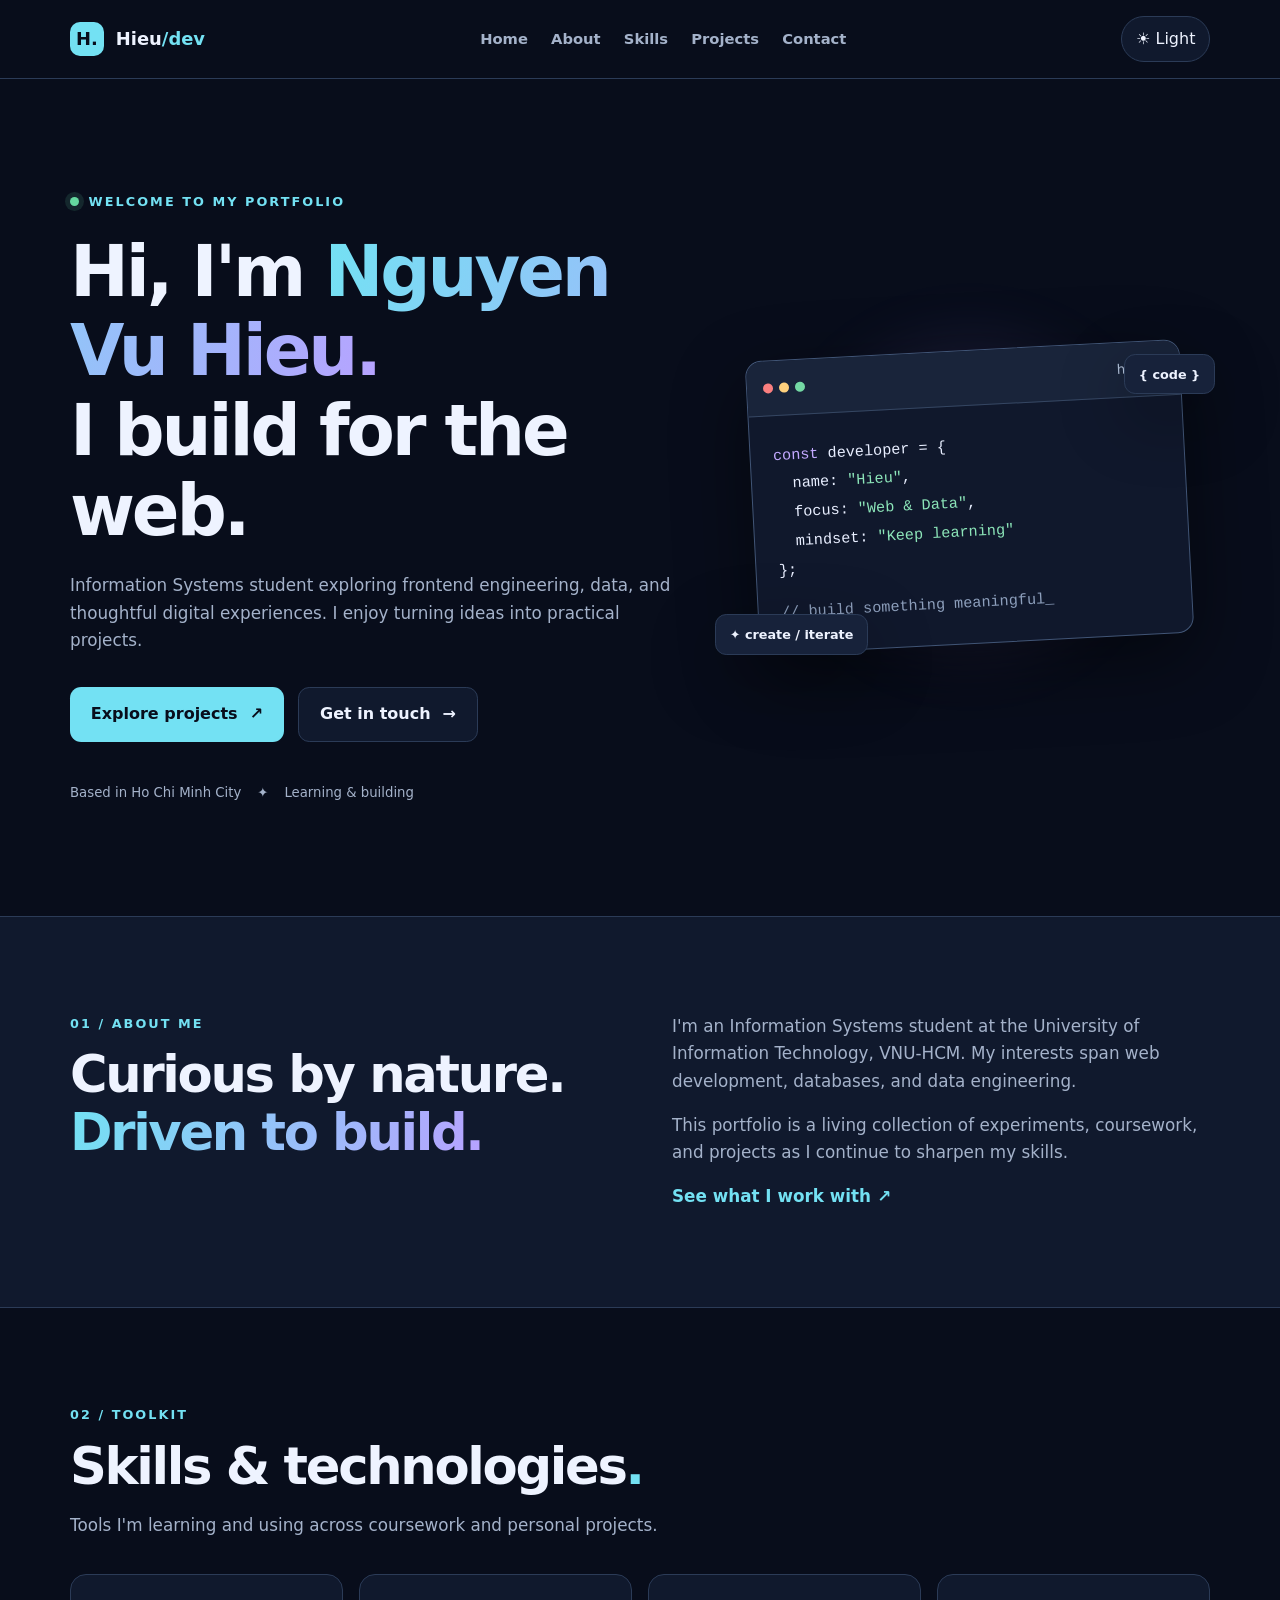
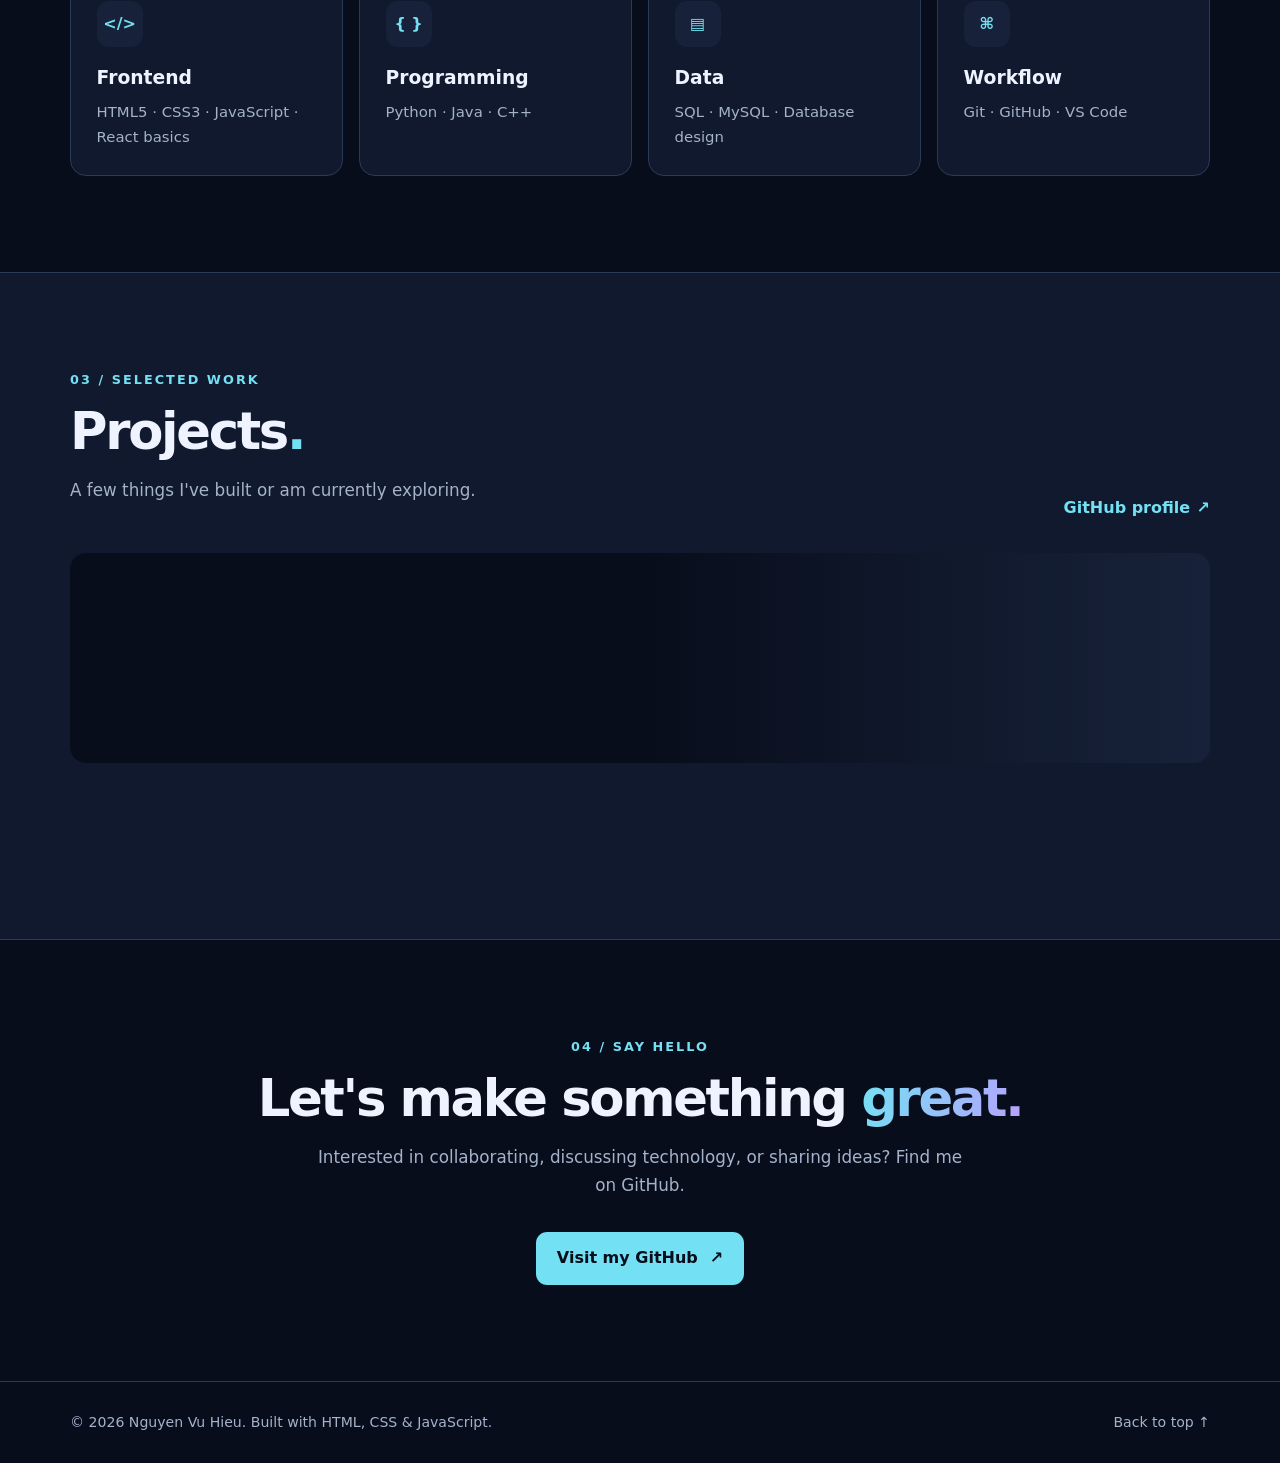
<file: index.html>
<!DOCTYPE html>
<html lang="en">
<head>
    <meta charset="UTF-8">
    <meta http-equiv="Content-Security-Policy" content="default-src 'none'; script-src 'self'; style-src 'self'; img-src 'self'; connect-src 'self'; font-src 'self'; base-uri 'none'; form-action 'self'">
    <meta name="viewport" content="width=device-width, initial-scale=1.0">
    <meta name="description" content="Developer portfolio of Nguyen Vu Hieu, an Information Systems student building practical web and data projects.">
    <title>Nguyen Vu Hieu | Developer Portfolio</title>
    <link rel="stylesheet" href="style.css">
    <script src="script.js" defer></script>
</head>
<body>
    <a class="skip-link" href="#main">Skip to content</a>
    <header class="site-header">
        <div class="container header-inner">
            <a class="brand" href="#home" aria-label="Hieu, back to home"><span class="brand-mark">H.</span> Hieu<span class="accent">/dev</span></a>
            <nav aria-label="Main navigation">
                <ul class="nav-links">
                    <li><a href="#home">Home</a></li>
                    <li><a href="#about">About</a></li>
                    <li><a href="#skills">Skills</a></li>
                    <li><a href="#projects">Projects</a></li>
                    <li><a href="#contact">Contact</a></li>
                </ul>
            </nav>
            <button type="button" id="theme-toggle" class="theme-button" aria-pressed="true" aria-label="Switch to light mode">☀ Light</button>
        </div>
    </header>

    <main id="main">
        <section id="home" class="hero container" aria-labelledby="hero-title">
            <div class="hero-copy">
                <p class="eyebrow"><span class="status-dot" aria-hidden="true"></span> Welcome to my portfolio</p>
                <h1 id="hero-title">Hi, I'm <span class="gradient-text">Nguyen Vu Hieu.</span><br>I build for the web.</h1>
                <p class="hero-description">Information Systems student exploring frontend engineering, data, and thoughtful digital experiences. I enjoy turning ideas into practical projects.</p>
                <div class="button-row">
                    <a class="button button-primary" href="#projects">Explore projects <span aria-hidden="true">↗</span></a>
                    <a class="button button-outline" href="#contact">Get in touch <span aria-hidden="true">→</span></a>
                </div>
                <div class="hero-meta"><span>Based in Ho Chi Minh City</span><span aria-hidden="true">✦</span><span>Learning & building</span></div>
            </div>
            <div class="hero-art" aria-hidden="true">
                <div class="art-glow"></div>
                <div class="code-window">
                    <div class="window-bar"><span></span><span></span><span></span><small>hello.js</small></div>
                    <div class="code-lines"><p><span class="code-purple">const</span> developer = {</p><p>&nbsp; name: <span class="code-green">"Hieu"</span>,</p><p>&nbsp; focus: <span class="code-green">"Web & Data"</span>,</p><p>&nbsp; mindset: <span class="code-green">"Keep learning"</span></p><p>};</p><p class="code-comment">// build something meaningful_</p></div>
                </div>
                <span class="floating-chip chip-top">{ code }</span><span class="floating-chip chip-bottom">✦ create / iterate</span>
            </div>
        </section>

        <section id="about" class="section section-alt" aria-labelledby="about-title">
            <div class="container two-column">
                <div><p class="section-kicker">01 / ABOUT ME</p><h2 id="about-title">Curious by nature.<br><span class="gradient-text">Driven to build.</span></h2></div>
                <div class="section-body"><p>I'm an Information Systems student at the University of Information Technology, VNU-HCM. My interests span web development, databases, and data engineering.</p><p>This portfolio is a living collection of experiments, coursework, and projects as I continue to sharpen my skills.</p><a class="text-link" href="#skills">See what I work with <span aria-hidden="true">↗</span></a></div>
            </div>
        </section>

        <section id="skills" class="section container" aria-labelledby="skills-title">
            <p class="section-kicker">02 / TOOLKIT</p><h2 id="skills-title">Skills & technologies<span class="accent">.</span></h2>
            <p class="section-intro">Tools I'm learning and using across coursework and personal projects.</p>
            <div class="skill-grid">
                <div class="skill-card"><span class="skill-symbol" aria-hidden="true">&lt;/&gt;</span><h3>Frontend</h3><p>HTML5 · CSS3 · JavaScript · React basics</p></div>
                <div class="skill-card"><span class="skill-symbol" aria-hidden="true">{ }</span><h3>Programming</h3><p>Python · Java · C++</p></div>
                <div class="skill-card"><span class="skill-symbol" aria-hidden="true">▤</span><h3>Data</h3><p>SQL · MySQL · Database design</p></div>
                <div class="skill-card"><span class="skill-symbol" aria-hidden="true">⌘</span><h3>Workflow</h3><p>Git · GitHub · VS Code</p></div>
            </div>
        </section>

        <section id="projects" class="section section-alt" aria-labelledby="projects-title">
            <div class="container">
                <p class="section-kicker">03 / SELECTED WORK</p><div class="section-heading-row"><div><h2 id="projects-title">Projects<span class="accent">.</span></h2><p class="section-intro">A few things I've built or am currently exploring.</p></div><a class="text-link" href="https://github.com/BodybuilderOrCoder" target="_blank" rel="noopener noreferrer">GitHub profile <span aria-hidden="true">↗</span></a></div>
                <div id="projects-content" aria-live="polite" aria-busy="true"><div class="skeleton-item" aria-hidden="true"></div></div>
            </div>
        </section>

        <section id="contact" class="section container contact-section" aria-labelledby="contact-title">
            <p class="section-kicker">04 / SAY HELLO</p><h2 id="contact-title">Let's make something <span class="gradient-text">great.</span></h2>
            <p>Interested in collaborating, discussing technology, or sharing ideas? Find me on GitHub.</p>
            <a class="button button-primary" href="https://github.com/BodybuilderOrCoder" target="_blank" rel="noopener noreferrer">Visit my GitHub <span aria-hidden="true">↗</span></a>
        </section>
    </main>
    <footer class="site-footer"><div class="container footer-inner"><p>© 2026 Nguyen Vu Hieu. Built with HTML, CSS & JavaScript.</p><a href="#home">Back to top ↑</a></div></footer>
</body>
</html>
</file>
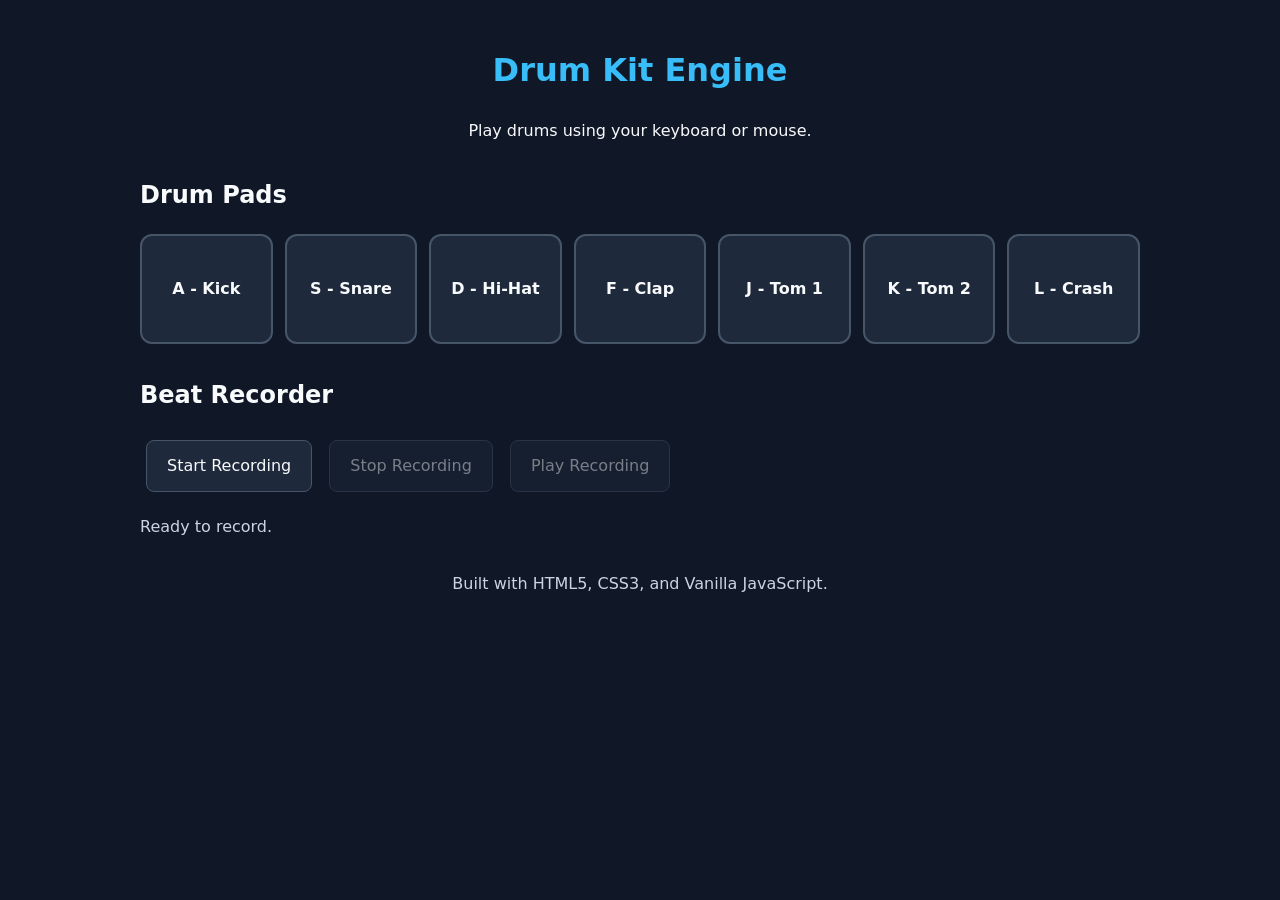
<file: hw2-drum-kit/index.html>
<!DOCTYPE html>
<html lang="en">
<head>
    <meta charset="UTF-8">
    <meta name="viewport" content="width=device-width, initial-scale=1.0">
    <title>Drum Kit Engine</title>
    <link rel="stylesheet" href="style.css">
</head>
<body>
    <header>
        <h1>Drum Kit Engine</h1>
        <p>Play drums using your keyboard or mouse.</p>
    </header>

    <main id="main">
        <section aria-labelledby="drum-title">
            <h2 id="drum-title">Drum Pads</h2>

            <div class="drum-grid">
                <button type="button" class="drum-pad"
                    data-key="a" data-sound="sounds/kick.wav"
                    aria-label="Play Kick Drum">
                    A - Kick
                </button>

                <button type="button" class="drum-pad"
                    data-key="s" data-sound="sounds/snare.wav"
                    aria-label="Play Snare Drum">
                    S - Snare
                </button>

                <button type="button" class="drum-pad"
                    data-key="d" data-sound="sounds/hihat.wav"
                    aria-label="Play Hi-Hat">
                    D - Hi-Hat
                </button>

                <button type="button" class="drum-pad"
                    data-key="f" data-sound="sounds/clap.wav"
                    aria-label="Play Clap">
                    F - Clap
                </button>

                <button type="button" class="drum-pad"
                    data-key="j" data-sound="sounds/tom1.wav"
                    aria-label="Play Tom 1">
                    J - Tom 1
                </button>

                <button type="button" class="drum-pad"
                    data-key="k" data-sound="sounds/tom2.wav"
                    aria-label="Play Tom 2">
                    K - Tom 2
                </button>

                <button type="button" class="drum-pad"
                    data-key="l" data-sound="sounds/crash.wav"
                    aria-label="Play Crash Cymbal">
                    L - Crash
                </button>
            </div>
        </section>

        <section aria-labelledby="recorder-title">
            <h2 id="recorder-title">Beat Recorder</h2>

            <button type="button" id="record-btn">
                Start Recording
            </button>

            <button type="button" id="stop-btn" disabled>
                Stop Recording
            </button>

            <button type="button" id="play-btn" disabled>
                Play Recording
            </button>

            <p id="record-status" role="status">
                Ready to record.
            </p>
        </section>
    </main>

    <footer>
        <p>Built with HTML5, CSS3, and Vanilla JavaScript.</p>
    </footer>

    <script src="script.js"></script>
</body>
</html>
</file>
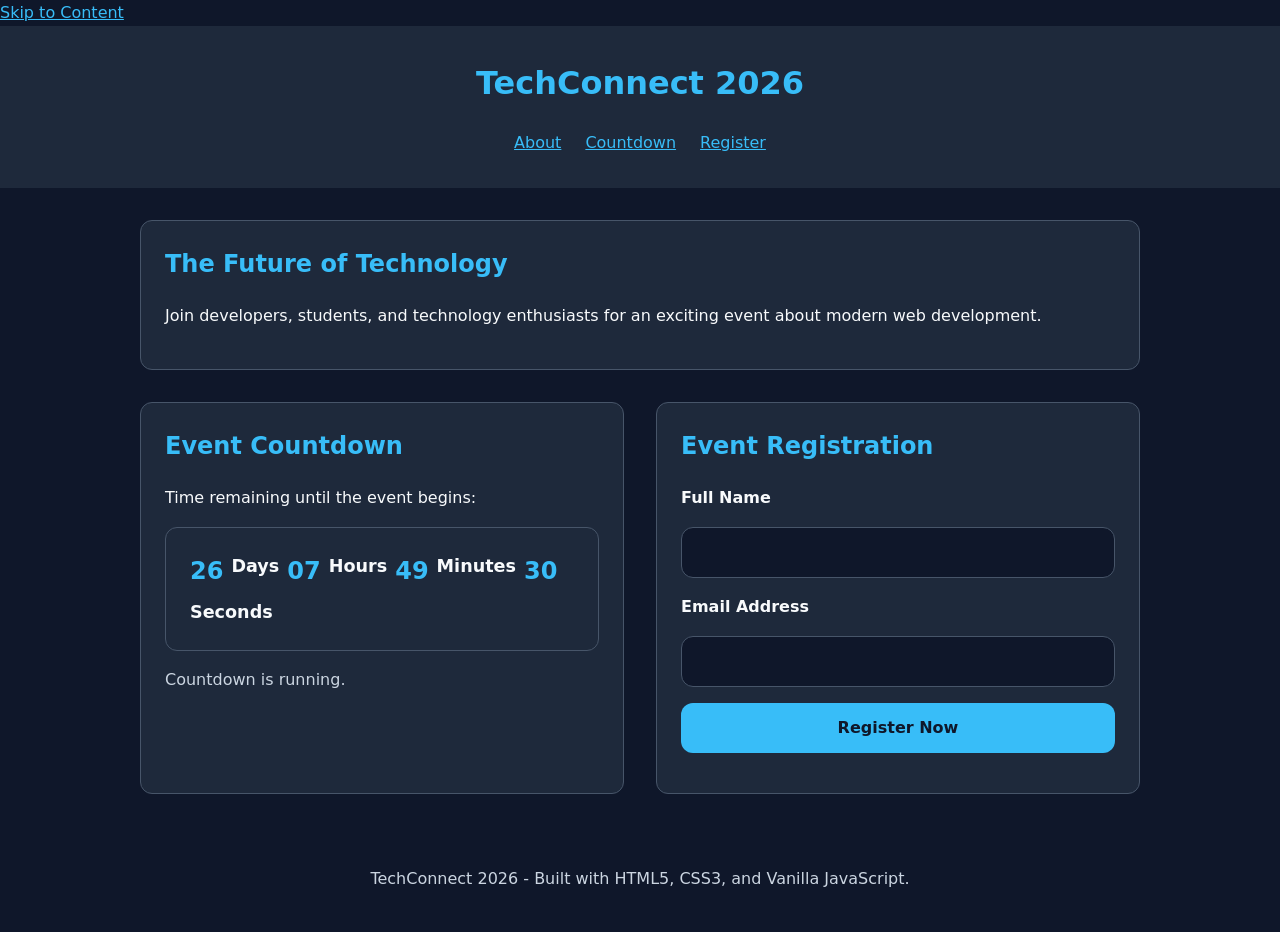
<file: hw3-event-hub/index.html>
<!DOCTYPE html>
<html lang="en">
<head>
    <meta charset="UTF-8">
    <meta name="viewport" content="width=device-width, initial-scale=1.0">
    <meta name="description" content="Register for our upcoming technology event.">

    <title>TechConnect 2026 | Event Registration</title>
    <link rel="stylesheet" href="style.css">
</head>

<body>
    <a href="#main">Skip to Content</a>

    <header>
        <h1>TechConnect 2026</h1>

        <nav aria-label="Main Navigation">
            <a href="#about">About</a>
            <a href="#countdown">Countdown</a>
            <a href="#registration">Register</a>
        </nav>
    </header>

    <main id="main">

        <!-- Event Introduction -->
        <section id="about" aria-labelledby="about-title">
            <h2 id="about-title">The Future of Technology</h2>

            <p>
                Join developers, students, and technology enthusiasts
                for an exciting event about modern web development.
            </p>
        </section>

        <!-- Countdown Contract -->
        <section id="countdown" aria-labelledby="countdown-title">
            <h2 id="countdown-title">Event Countdown</h2>

            <p>
                Time remaining until the event begins:
            </p>

            <div
                id="countdown-display"
                role="timer"
                aria-label="Time remaining until the event"
                data-deadline="2026-12-31T12:00:00Z"
            >
                <span id="days">00</span> Days
                <span id="hours">00</span> Hours
                <span id="minutes">00</span> Minutes
                <span id="seconds">00</span> Seconds
            </div>

            <p id="countdown-status">
                Countdown will start shortly.
            </p>
        </section>

        <!-- Registration Contract -->
        <section id="registration" aria-labelledby="registration-title">
            <h2 id="registration-title">Event Registration</h2>

            <form id="registration-form">
                <label for="full-name">Full Name</label>
                <input
                    type="text"
                    id="full-name"
                    name="fullName"
                    autocomplete="name"
                    required
                >

                <label for="email">Email Address</label>
                <input
                    type="email"
                    id="email"
                    name="email"
                    autocomplete="email"
                    required
                >

                <button type="submit" id="submit-button">
                    Register Now
                </button>
            </form>

            <p id="form-status" role="status" aria-live="polite"></p>
        </section>

    </main>

    <footer>
        <p>TechConnect 2026 - Built with HTML5, CSS3, and Vanilla JavaScript.</p>
    </footer>
    <script src="script.js"></script>
</body>
</html>
</file>
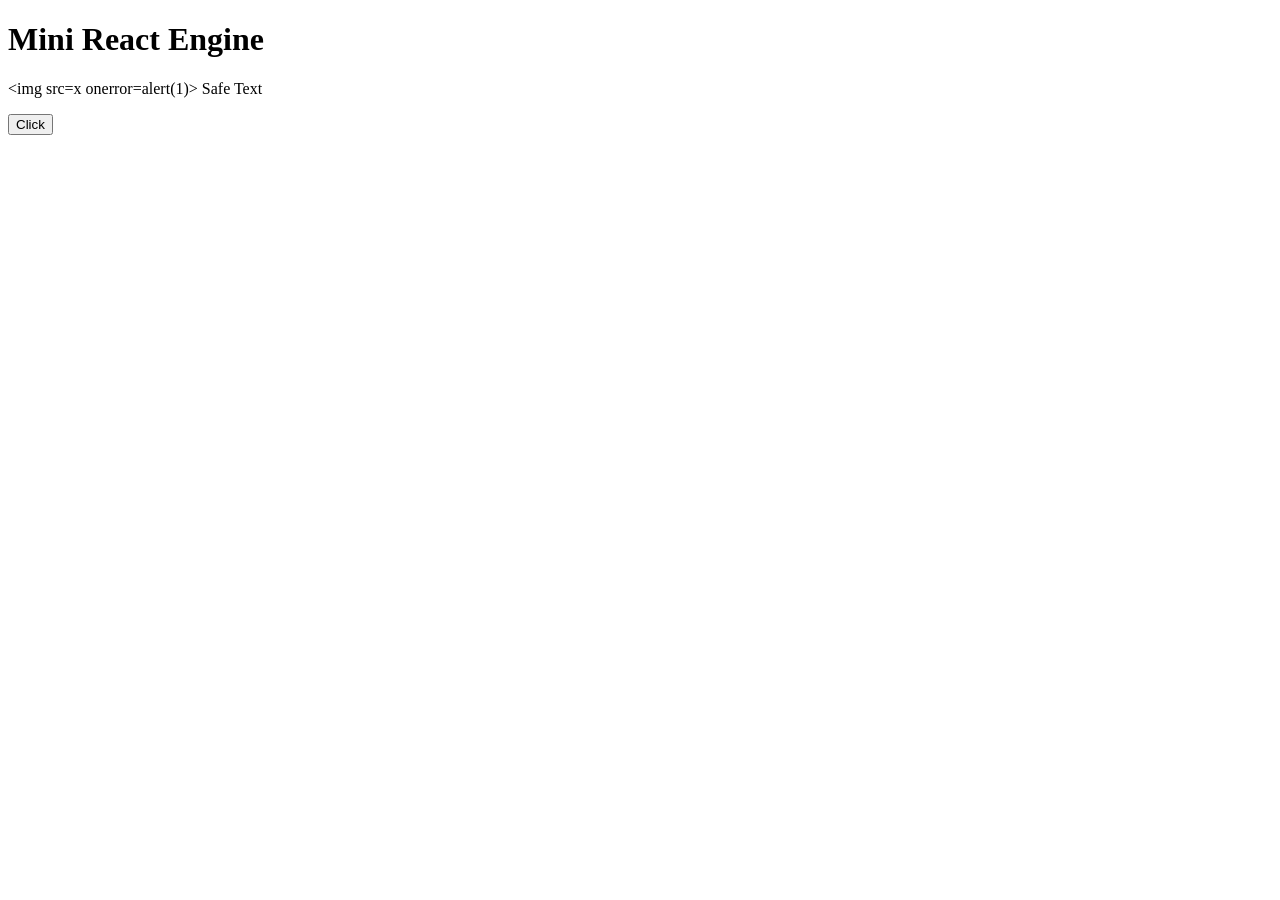
<file: Lab2/exercise-1/index.html>
<!DOCTYPE html>
<html lang="en">
<head>
    <meta charset="UTF-8">
    <meta name="viewport" content="width=device-width, initial-scale=1.0">
    <title>Mini React Mounting Engine</title>
</head>
<body>
<div id="app"></div>

<script type="module">
    import { createElement, renderToDOM } from "./mini-react.js";

    const vApp = createElement(
        "main",
        { id: "root-view", role: "main" },

        createElement(
            "header",
            { className: "hero" },

            createElement(
                "h1",
                null,
                "Mini React Engine"
            ),

            createElement(
                "p",
                null,
                "<img src=x onerror=alert(1)> Safe Text"
            )
        ),

        createElement(
            "section",
            { "aria-label": "Interaction demo" },

            createElement(
                "button",
                {
                    onClick: () => {
                        console.log("Ping");
                        alert("Mini React button works!");
                    }
                },
                "Click"
            )
        )
    );

    const root = document.getElementById("app");

    root.replaceChildren(renderToDOM(vApp));

    console.assert(
        root.querySelector("button") !== null,
        "Mount Failed"
    );

    console.assert(
        root.querySelector("main") !== null,
        "Semantic HTML Failed"
    );

    console.assert(
        root.querySelector("img") === null,
        "XSS Test Failed"
    );

    console.log("Mini React mounted successfully");
</script>
</body>
</html>
</file>
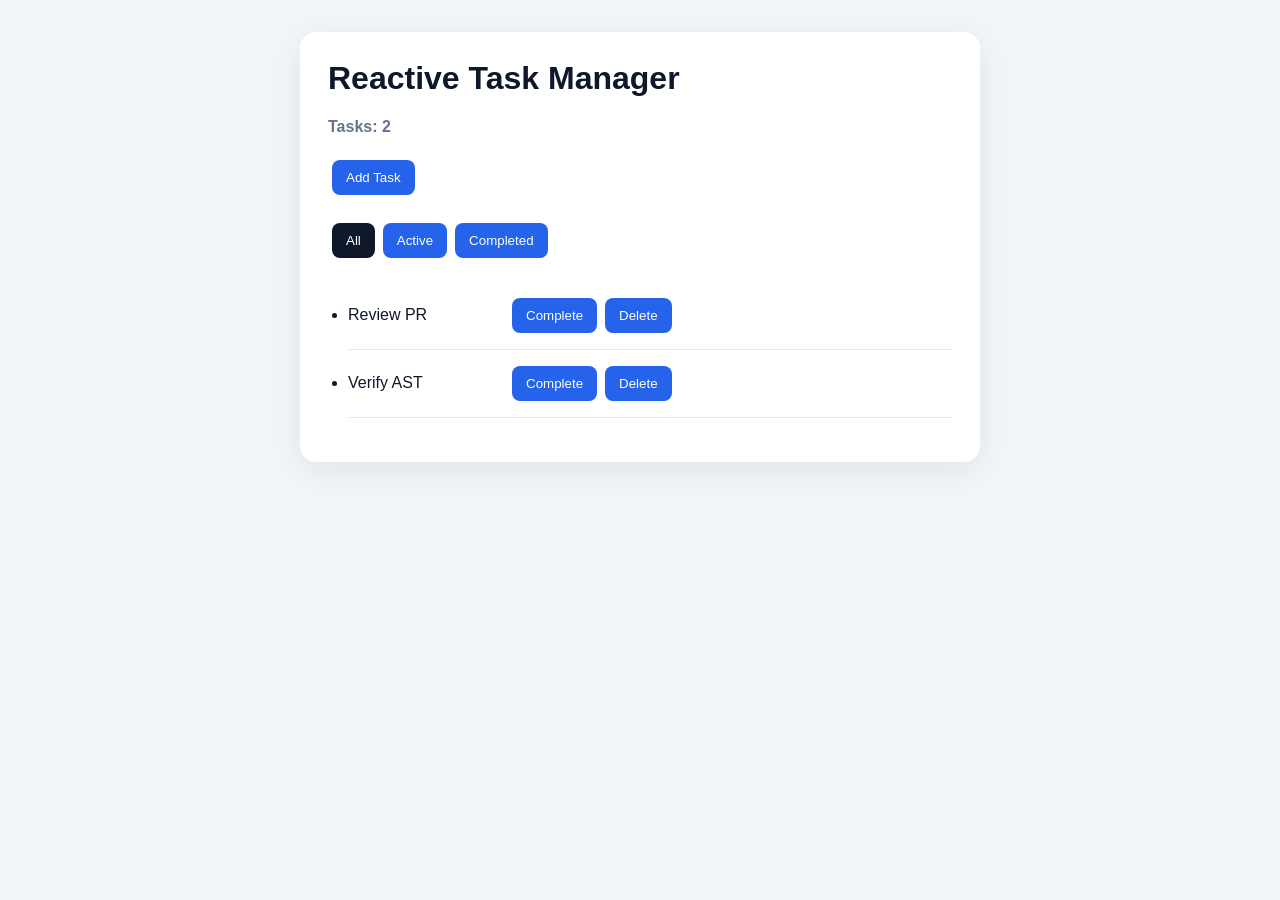
<file: Lab2/exercise-2/index.html>
<!DOCTYPE html>
<html lang="en">
<head>
    <meta charset="UTF-8">
    <meta name="viewport" content="width=device-width, initial-scale=1.0">
    <title>Reactive Task Manager</title>

    <style>
        * {
            box-sizing: border-box;
        }

        body {
            margin: 0;
            padding: 32px 16px;
            background: #f1f5f9;
            color: #0f172a;
            font-family: Arial, sans-serif;
        }

        #app {
            max-width: 680px;
            margin: 0 auto;
        }

        .app-container {
            background: white;
            padding: 28px;
            border-radius: 16px;
            box-shadow: 0 8px 30px #0f172a12;
        }

        h1 {
            margin-top: 0;
        }

        h2 {
            color: #64748b;
            font-size: 16px;
        }

        section {
            margin-top: 20px;
        }

        button {
            margin: 4px;
            padding: 10px 14px;
            border: 0;
            border-radius: 8px;
            background: #2563eb;
            color: white;
            cursor: pointer;
        }

        button:hover {
            background: #1d4ed8;
        }

        button[aria-pressed="true"] {
            background: #0f172a;
        }

        ul {
            padding-left: 20px;
        }

        li {
            padding: 12px 0;
            border-bottom: 1px solid #e2e8f0;
        }

        li span {
            display: inline-block;
            min-width: 150px;
            margin-right: 10px;
        }

        li.completed span {
            color: #64748b;
            text-decoration: line-through;
        }
    </style>
</head>
<body>
<div id="app"></div>

<script type="module" src="./app.js"></script>
</body>
</html>
</file>
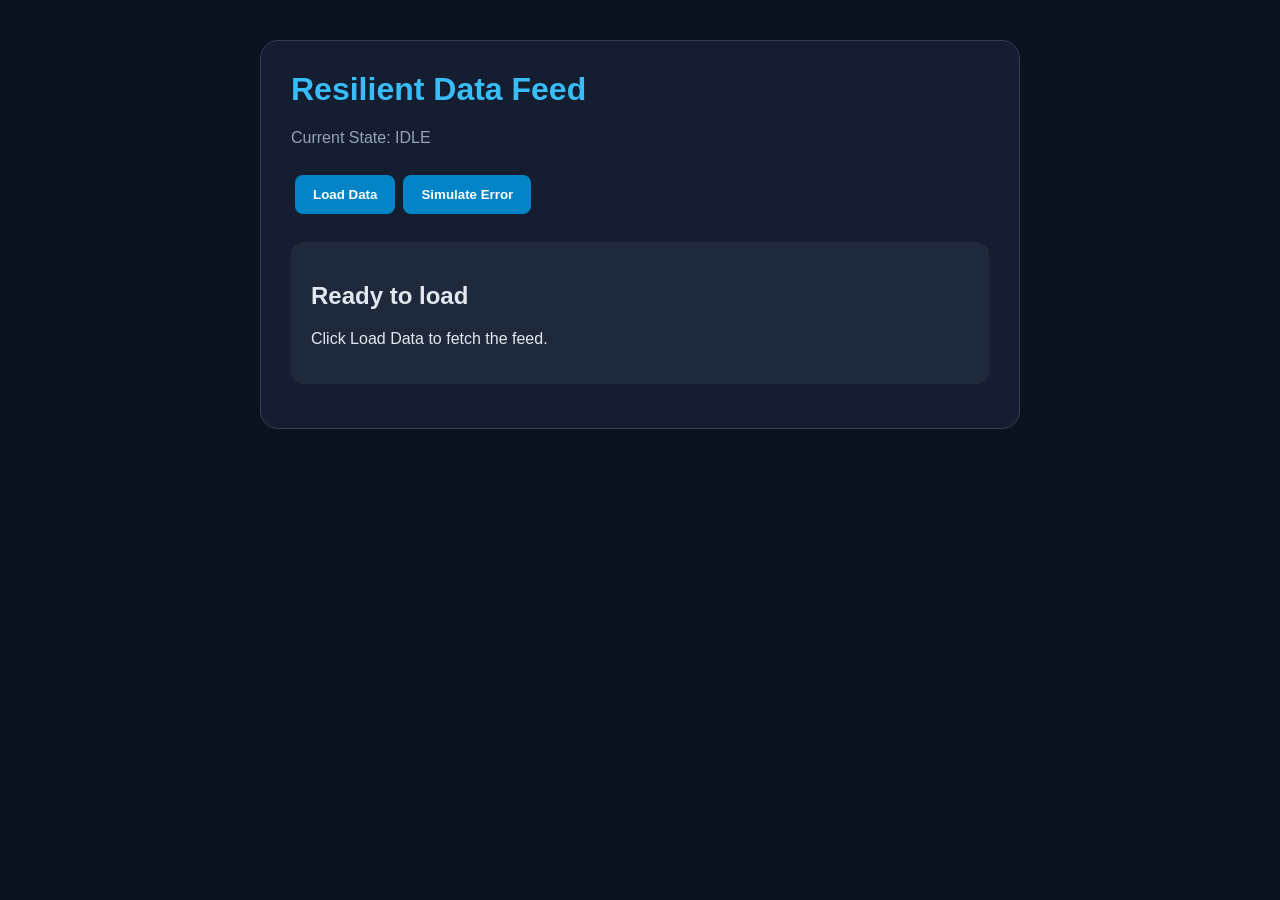
<file: Lab2/exercise-3/index.html>
<!DOCTYPE html>
<html lang="en">
<head>
    <meta charset="UTF-8">
    <meta name="viewport" content="width=device-width, initial-scale=1.0">
    <title>Resilient State Machine</title>
    <link rel="stylesheet" href="./style.css">
</head>

<body>
<div id="app"></div>
<script type="module" src="./app.js"></script>
</body>
</html>
</file>
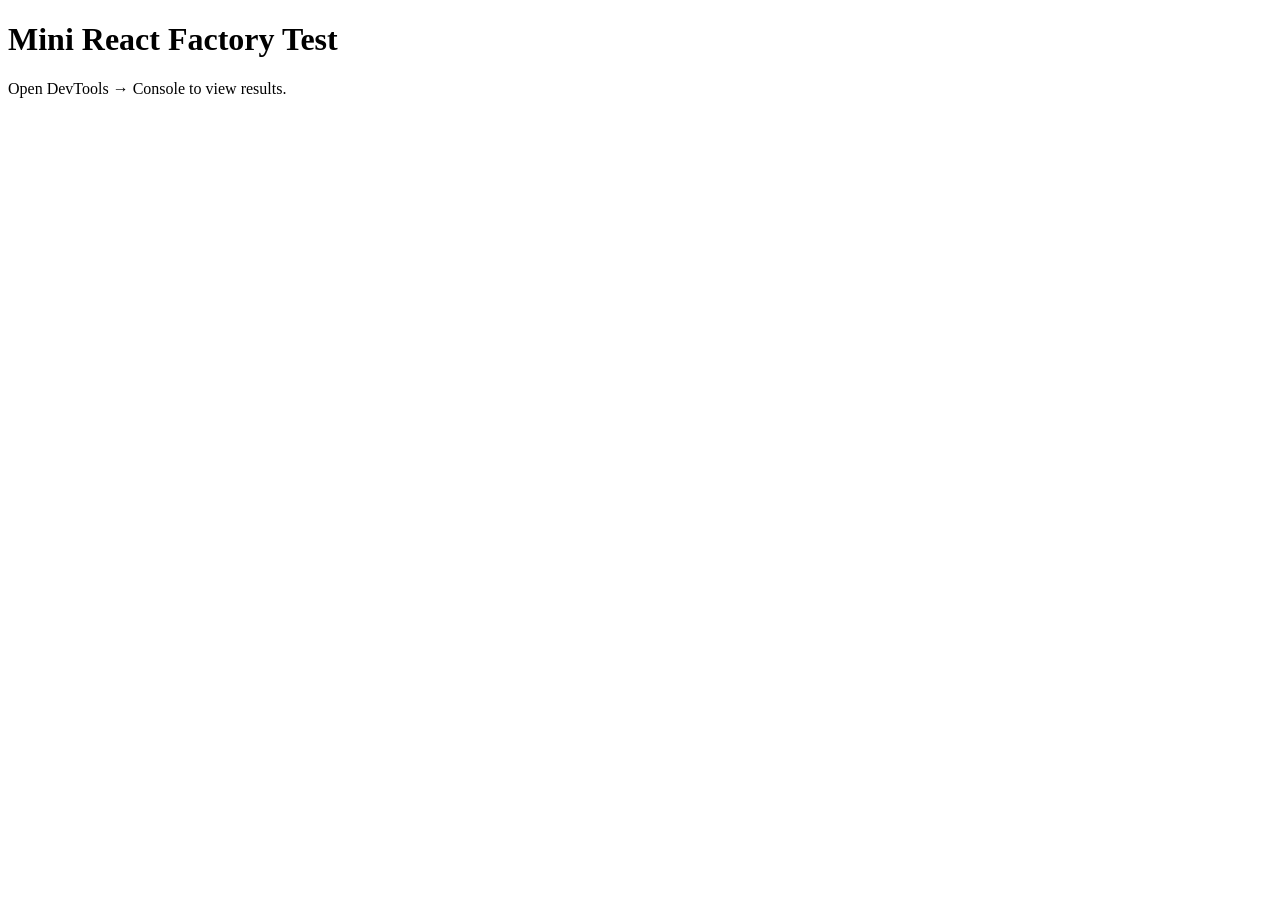
<file: Lab2/exercise-1/test-factory.html>
<!DOCTYPE html>
<html lang="en">
<head>
    <meta charset="UTF-8">
    <title>Mini React Factory Test</title>
</head>
<body>
<main>
    <h1>Mini React Factory Test</h1>
    <p>Open DevTools → Console to view results.</p>
</main>

<script type="module">
    import { createElement, createTextElement } from "./mini-react.js";

    const app = createElement(
        "main",
        { id: "root-view" },
        createElement("h1", null, "Mini React Engine"),
        createElement("button", null, "Click")
    );

    console.log("VNode Tree:", app);

    console.assert(app.type === "main", "Invalid root type");
    console.assert(app.props.children.length === 2, "Invalid children");
    console.assert(
        app.props.children[0].props.children[0].type === "TEXT_ELEMENT",
        "Text node creation failed"
    );

    console.log("Factory tests completed");
</script>
<script type="module" src="./test-runner.js"></script>
</body>
</html>
</file>
<file: style.css>
:root {
    color-scheme: dark;
    --bg: #080d1b;
    --surface: #10192d;
    --surface-raised: #17223a;
    --text: #eef3ff;
    --muted: #a4b2ca;
    --border: #2b3b57;
    --primary: #73e1f3;
    --secondary: #b7a2ff;
    --shadow: 0 22px 70px #0005;
}
[data-theme="light"] {
    color-scheme: light;
    --bg: #f7f9ff;
    --surface: #ffffff;
    --surface-raised: #edf2ff;
    --text: #17213a;
    --muted: #485772;
    --border: #d6e0f0;
    --primary: #086b83;
    --secondary: #6441b8;
    --shadow: 0 22px 70px #24365c16;
}
*, *::before, *::after { box-sizing: border-box; }
html { scroll-behavior: smooth; scroll-padding-top: 6rem; }
body { margin: 0; background: var(--bg); color: var(--text); font-family: system-ui, -apple-system, "Segoe UI", sans-serif; line-height: 1.65; }
a { color: inherit; text-decoration: none; }
button { font: inherit; }
button, a { -webkit-tap-highlight-color: transparent; }
:focus-visible { outline: 3px solid var(--primary); outline-offset: 4px; }
.container { width: min(1140px, calc(100% - 2.5rem)); margin-inline: auto; }
.accent { color: var(--primary); }
.gradient-text { background: linear-gradient(105deg, var(--primary), var(--secondary)); -webkit-background-clip: text; background-clip: text; color: transparent; }
.skip-link { position: fixed; z-index: 100; top: -5rem; left: 1rem; padding: .6rem 1rem; background: var(--primary); color: var(--bg); border-radius: .5rem; }
.skip-link:focus { top: .75rem; }
.site-header { position: sticky; top: 0; z-index: 10; background: var(--bg); border-bottom: 1px solid var(--border); }
.header-inner { min-height: 78px; display: flex; justify-content: space-between; align-items: center; gap: 1rem; }
.brand { font-size: 1.12rem; font-weight: 800; white-space: nowrap; }
.brand-mark { display: inline-grid; place-items: center; width: 34px; height: 34px; margin-right: .35rem; border-radius: 10px; background: var(--primary); color: var(--bg); }
.nav-links { display: flex; align-items: center; flex-wrap: wrap; gap: 1.45rem; margin: 0; padding: 0; list-style: none; }
.nav-links a { color: var(--muted); font-size: .92rem; font-weight: 600; transition: color .2s; }
.nav-links a:hover, .nav-links a:focus-visible { color: var(--primary); }
.theme-button { padding: .52rem .85rem; background: var(--surface); color: var(--text); border: 1px solid var(--border); border-radius: 999px; cursor: pointer; white-space: nowrap; }
.theme-button:hover { border-color: var(--primary); }
.hero { min-height: 650px; display: grid; grid-template-columns: 1.12fr .88fr; gap: 3rem; align-items: center; padding-block: 7rem; }
.eyebrow, .section-kicker { color: var(--primary); font-size: .8rem; letter-spacing: .16em; text-transform: uppercase; font-weight: 800; }
.eyebrow { display: flex; align-items: center; gap: .6rem; }
.status-dot { width: 9px; height: 9px; border-radius: 50%; background: #65d9a0; box-shadow: 0 0 0 5px #65d9a021; }
h1, h2, h3, p { margin-top: 0; }
h1, h2 { line-height: 1.13; letter-spacing: -.045em; }
h1 { font-size: clamp(2.8rem, 5.5vw, 5.3rem); margin: 1.3rem 0; }
h2 { font-size: clamp(2.1rem, 4vw, 3.3rem); margin-bottom: 1rem; }
.hero-description, .section-intro, .section-body, .contact-section > p:not(.section-kicker) { color: var(--muted); font-size: 1.05rem; max-width: 61ch; }
.button-row { display: flex; flex-wrap: wrap; gap: .9rem; margin-top: 2rem; }
.button { display: inline-flex; align-items: center; justify-content: center; gap: .75rem; padding: .82rem 1.3rem; border-radius: .7rem; font-weight: 750; transition: transform .2s, box-shadow .2s, border-color .2s; }
.button:hover { transform: translateY(-3px); box-shadow: var(--shadow); }
.button-primary { background: var(--primary); color: var(--bg); }
[data-theme="light"] .button-primary { color: #fff; }
.button-outline { border: 1px solid var(--border); background: var(--surface); }
.button-outline:hover { border-color: var(--primary); }
.hero-meta { display: flex; flex-wrap: wrap; gap: 1rem; margin-top: 2.5rem; color: var(--muted); font-size: .83rem; }
.hero-art { position: relative; min-height: 350px; display: grid; place-items: center; }
.art-glow { position: absolute; width: 75%; aspect-ratio: 1; border-radius: 50%; background: radial-gradient(circle, #5f8fff50, #b27fff16 55%, transparent 70%); filter: blur(28px); }
.code-window { position: relative; width: min(100%, 435px); overflow: hidden; background: #10182c; border: 1px solid #415576; border-radius: 16px; box-shadow: 0 25px 75px #0007; transform: rotate(-3deg); }
.window-bar { display: flex; align-items: center; gap: 6px; padding: 1rem; background: #19243a; border-bottom: 1px solid #354662; }
.window-bar span { width: 10px; height: 10px; border-radius: 50%; background: #fa7f7f; }
.window-bar span:nth-child(2) { background: #ffd17d; }
.window-bar span:nth-child(3) { background: #74d9a4; }
.window-bar small { margin-left: auto; color: #b1c1d9; }
.code-lines { padding: 1.6rem 1.4rem; color: #e8eeff; font: clamp(.76rem, 1.7vw, .95rem)/1.9 ui-monospace, SFMono-Regular, Consolas, monospace; }
.code-lines p { margin: 0; }
.code-purple { color: #c3a9ff; }
.code-green { color: #8ce5b9; }
.code-comment { color: #8d9fbc; padding-top: .8rem; }
.floating-chip { position: absolute; padding: .55rem .85rem; background: var(--surface-raised); border: 1px solid var(--border); border-radius: .7rem; box-shadow: var(--shadow); font-size: .8rem; font-weight: 700; }
.chip-top { right: -1%; top: 9%; }
.chip-bottom { left: -3%; bottom: 5%; }
.section { padding-block: 6rem; }
.section-alt { background: var(--surface); border-block: 1px solid var(--border); }
.two-column { display: grid; grid-template-columns: 1fr 1fr; gap: 4rem; }
.section-body p { margin-bottom: 1rem; }
.text-link { display: inline-flex; gap: .4rem; align-items: center; color: var(--primary); font-weight: 800; }
.text-link:hover { text-decoration: underline; text-underline-offset: 5px; }
.skill-grid { display: grid; grid-template-columns: repeat(4, minmax(0, 1fr)); gap: 1rem; margin-top: 2.2rem; }
.skill-card { min-width: 0; padding: 1.6rem; border: 1px solid var(--border); border-radius: 1rem; background: var(--surface); transition: transform .2s, border-color .2s; }
.skill-card:hover { transform: translateY(-5px); border-color: var(--primary); }
.skill-symbol { display: inline-grid; place-items: center; width: 46px; height: 46px; margin-bottom: 1rem; border-radius: .75rem; color: var(--primary); background: var(--surface-raised); font-weight: 800; }
.skill-card h3 { margin-bottom: .4rem; }
.skill-card p { color: var(--muted); margin: 0; font-size: .93rem; }
.section-heading-row { display: flex; align-items: end; justify-content: space-between; gap: 1rem; flex-wrap: wrap; }
.project-grid { display: grid; grid-template-columns: repeat(2, minmax(0, 1fr)); gap: 1.2rem; margin-top: 2rem; }
.project-card { display: flex; flex-direction: column; min-width: 0; padding: 1.8rem; background: var(--bg); border: 1px solid var(--border); border-radius: 1rem; transition: transform .2s, border-color .2s; }
.project-card:hover { transform: translateY(-5px); border-color: var(--primary); }
.project-card h3 { font-size: 1.35rem; margin-bottom: .6rem; }
.project-card p { color: var(--muted); }
.project-badge { display: inline-flex; align-self: start; padding: .25rem .7rem; margin-bottom: 1rem; border: 1px solid var(--border); border-radius: 999px; font-size: .78rem; color: var(--primary); font-weight: 750; }
.project-link { margin-top: auto; padding-top: .8rem; }
#projects-content { min-height: 290px; }
.skeleton-item { height: 210px; margin-top: 2rem; border-radius: 1rem; background: linear-gradient(90deg, var(--bg) 25%, var(--surface-raised) 50%, var(--bg) 75%); background-size: 200% 100%; animation: shimmer 1.6s infinite; }
@keyframes shimmer { from { background-position: 200% 0; } to { background-position: -200% 0; } }
.retry-button { padding: .7rem 1.2rem; border: 1px solid var(--border); border-radius: .6rem; background: var(--bg); color: var(--text); cursor: pointer; }
.contact-section { text-align: center; }
.contact-section > p:not(.section-kicker) { margin-inline: auto; }
.contact-section .button { margin-top: 1rem; }
.site-footer { border-top: 1px solid var(--border); }
.footer-inner { display: flex; justify-content: space-between; flex-wrap: wrap; gap: 1rem; padding-block: 1.8rem; color: var(--muted); font-size: .88rem; }
.footer-inner p { margin: 0; }
.footer-inner a:hover { color: var(--primary); }
@media (max-width: 960px) {
    .header-inner { flex-wrap: wrap; padding-block: .8rem; }
    .header-inner nav { order: 3; width: 100%; }
    .nav-links { justify-content: center; gap: 1rem; }
    .hero { grid-template-columns: 1fr; padding-block: 4rem; gap: 1rem; }
    .hero-art { min-height: 320px; }
    .skill-grid { grid-template-columns: repeat(2, minmax(0, 1fr)); }
}
@media (max-width: 600px) {
    .container { width: min(100% - 2rem, 1140px); }
    .nav-links { gap: .65rem 1rem; }
    .nav-links a { font-size: .83rem; }
    .hero { padding-block: 3.5rem; }
    .hero-art { min-height: 260px; }
    .code-window { transform: none; }
    .floating-chip { display: none; }
    .section { padding-block: 4rem; }
    .two-column { grid-template-columns: 1fr; gap: 1rem; }
    .skill-grid, .project-grid { grid-template-columns: 1fr; }
    .hero-meta { gap: .5rem; }
}
@media (prefers-reduced-motion: reduce) {
    *, *::before, *::after { animation-duration: .01ms !important; transition-duration: .01ms !important; scroll-behavior: auto !important; }
}
</file>
<file: hw2-drum-kit/style.css>
:root {
    --bg: #101827;
    --surface: #1e293b;
    --primary: #38bdf8;
    --text: #f8fafc;
    --muted: #cbd5e1;
    --border: #475569;
}

*,
*::before,
*::after {
    box-sizing: border-box;
}

body {
    margin: 0;
    padding: 24px;
    min-height: 100vh;
    background: var(--bg);
    color: var(--text);
    font-family: system-ui, sans-serif;
    line-height: 1.6;
}

header,
main,
footer {
    max-width: 1000px;
    margin: 0 auto;
}

header {
    text-align: center;
    margin-bottom: 32px;
}

h1 {
    color: var(--primary);
}

section {
    margin-bottom: 32px;
}

.drum-grid {
    display: grid;
    grid-template-columns: repeat(auto-fit, minmax(110px, 1fr));
    gap: 12px;
}

.drum-pad {
    min-height: 110px;
    padding: 16px;
    border: 2px solid var(--border);
    border-radius: 12px;
    background: var(--surface);
    color: var(--text);
    font: inherit;
    font-weight: 700;
    cursor: pointer;
    transition: transform 0.1s, border-color 0.1s;
}

.drum-pad:hover {
    border-color: var(--primary);
}

.drum-pad:active {
    transform: scale(0.96);
}

button:focus-visible {
    outline: 3px solid var(--primary);
    outline-offset: 4px;
}

#record-btn,
#stop-btn,
#play-btn {
    margin: 6px;
    padding: 12px 20px;
    border: 1px solid var(--border);
    border-radius: 8px;
    background: var(--surface);
    color: var(--text);
    font: inherit;
    cursor: pointer;
}

button:disabled {
    opacity: 0.45;
    cursor: not-allowed;
}

#record-status {
    color: var(--muted);
}

footer {
    text-align: center;
    color: var(--muted);
}

@media (max-width: 480px) {
    body {
        padding: 16px;
    }

    .drum-grid {
        grid-template-columns: repeat(2, minmax(0, 1fr));
    }
}

@media (prefers-reduced-motion: reduce) {
    .drum-pad {
        transition: none;
    }
}
</file>
<file: hw3-event-hub/style.css>
/* ==========================================
   HW3 - TECHCONNECT EVENT HUB
   Responsive CSS Layout
========================================== */

/* 1. Design Tokens */

:root {
    --color-bg: #0f172a;
    --color-surface: #1e293b;
    --color-primary: #38bdf8;
    --color-text: #f8fafc;
    --color-muted: #cbd5e1;
    --color-border: #475569;
    --color-success: #86efac;
    --color-error: #fca5a5;

    --space-sm: 0.5rem;
    --space-md: 1rem;
    --space-lg: 1.5rem;
    --space-xl: 2rem;

    --radius-md: 12px;
}

/* 2. Reset */

*,
*::before,
*::after {
    box-sizing: border-box;
}

html {
    scroll-behavior: smooth;
}

body {
    margin: 0;
    font-family: system-ui, sans-serif;
    line-height: 1.6;
    background: var(--color-bg);
    color: var(--color-text);
}

a {
    color: var(--color-primary);
}

button,
input {
    font: inherit;
}

/* 3. Header */

header {
    padding: var(--space-xl) var(--space-md);
    text-align: center;
    background: var(--color-surface);
}

header h1 {
    margin-top: 0;
    color: var(--color-primary);
}

nav {
    display: flex;
    justify-content: center;
    flex-wrap: wrap;
    gap: var(--space-lg);
}

/* 4. Main Layout */

main {
    width: min(100% - 2rem, 1000px);
    margin: var(--space-xl) auto;
    display: grid;
    gap: var(--space-xl);
}

section {
    min-width: 0;
    padding: var(--space-lg);
    background: var(--color-surface);
    border: 1px solid var(--color-border);
    border-radius: var(--radius-md);
}

section h2 {
    margin-top: 0;
    color: var(--color-primary);
}

/* 5. Countdown */

#countdown-display {
    display: flex;
    flex-wrap: wrap;
    gap: var(--space-sm);
    padding: var(--space-lg);
    border: 1px solid var(--color-border);
    border-radius: var(--radius-md);
    font-size: 1.1rem;
    font-weight: 600;
}

#countdown-display span {
    color: var(--color-primary);
    font-size: 1.5rem;
}

/* 6. Registration Form */

form {
    display: grid;
    gap: var(--space-md);
}

label {
    font-weight: 600;
}

input {
    width: 100%;
    min-width: 0;
    padding: 0.75rem;
    color: var(--color-text);
    background: var(--color-bg);
    border: 1px solid var(--color-border);
    border-radius: var(--radius-md);
}

button {
    padding: 0.75rem 1.5rem;
    color: var(--color-bg);
    background: var(--color-primary);
    border: 0;
    border-radius: var(--radius-md);
    font-weight: 700;
    cursor: pointer;
}

button:disabled {
    opacity: 0.5;
    cursor: not-allowed;
}

:focus-visible {
    outline: 3px solid var(--color-primary);
    outline-offset: 3px;
}

/* 7. Status Messages */

#form-status,
#countdown-status {
    color: var(--color-muted);
}

#form-status[data-state="success"] {
    color: var(--color-success);
}

#form-status[data-state="error"] {
    color: var(--color-error);
}

/* 8. Footer */

footer {
    padding: var(--space-lg);
    text-align: center;
    color: var(--color-muted);
}

/* 9. Desktop Layout */

@media (min-width: 768px) {
    main {
        grid-template-columns: repeat(2, minmax(0, 1fr));
    }

    #about {
        grid-column: 1 / -1;
    }
}
</file>
<file: Lab2/exercise-3/style.css>
* {
    box-sizing: border-box;
}

body {
    margin: 0;
    min-height: 100vh;
    padding: 40px 16px;
    background: #0b1220;
    color: #e2e8f0;
    font-family: Arial, sans-serif;
}

#app {
    max-width: 760px;
    margin: auto;
}

.app-container {
    padding: 30px;
    border-radius: 18px;
    background: #151e30;
    border: 1px solid #334155;
}

h1 {
    margin-top: 0;
    color: #38bdf8;
}

header p {
    color: #94a3b8;
}

.actions {
    margin: 24px 0;
}

button {
    padding: 12px 18px;
    margin: 4px;
    border: none;
    border-radius: 8px;
    background: #0284c7;
    color: white;
    font-weight: bold;
    cursor: pointer;
}

button:hover {
    background: #0369a1;
}

.status-card,
.feed-card,
.error-card {
    padding: 20px;
    margin: 14px 0;
    border-radius: 12px;
    background: #1e293b;
}

.feed-card {
    border: 1px solid #334155;
}

.feed-card h3 {
    color: #7dd3fc;
}

.error-card {
    border: 1px solid #ef4444;
    background: #450a0a;
}

.error-card h2 {
    color: #fca5a5;
}

.skeleton-card {
    padding: 20px;
    margin: 14px 0;
    border-radius: 12px;
    background: #1e293b;
}

.skeleton-line {
    height: 16px;
    margin: 12px 0;
    border-radius: 6px;
    background: #334155;
    animation: pulse 1.2s ease-in-out infinite;
}

.skeleton-title {
    width: 60%;
    height: 24px;
}

.skeleton-short {
    width: 40%;
}

@keyframes pulse {
    0%, 100% {
        opacity: 0.4;
    }

    50% {
        opacity: 1;
    }
}

@media (prefers-reduced-motion: reduce) {
    .skeleton-line {
        animation: none;
    }
}

@media (max-width: 600px) {
    .app-container {
        padding: 18px;
    }
}
</file>
